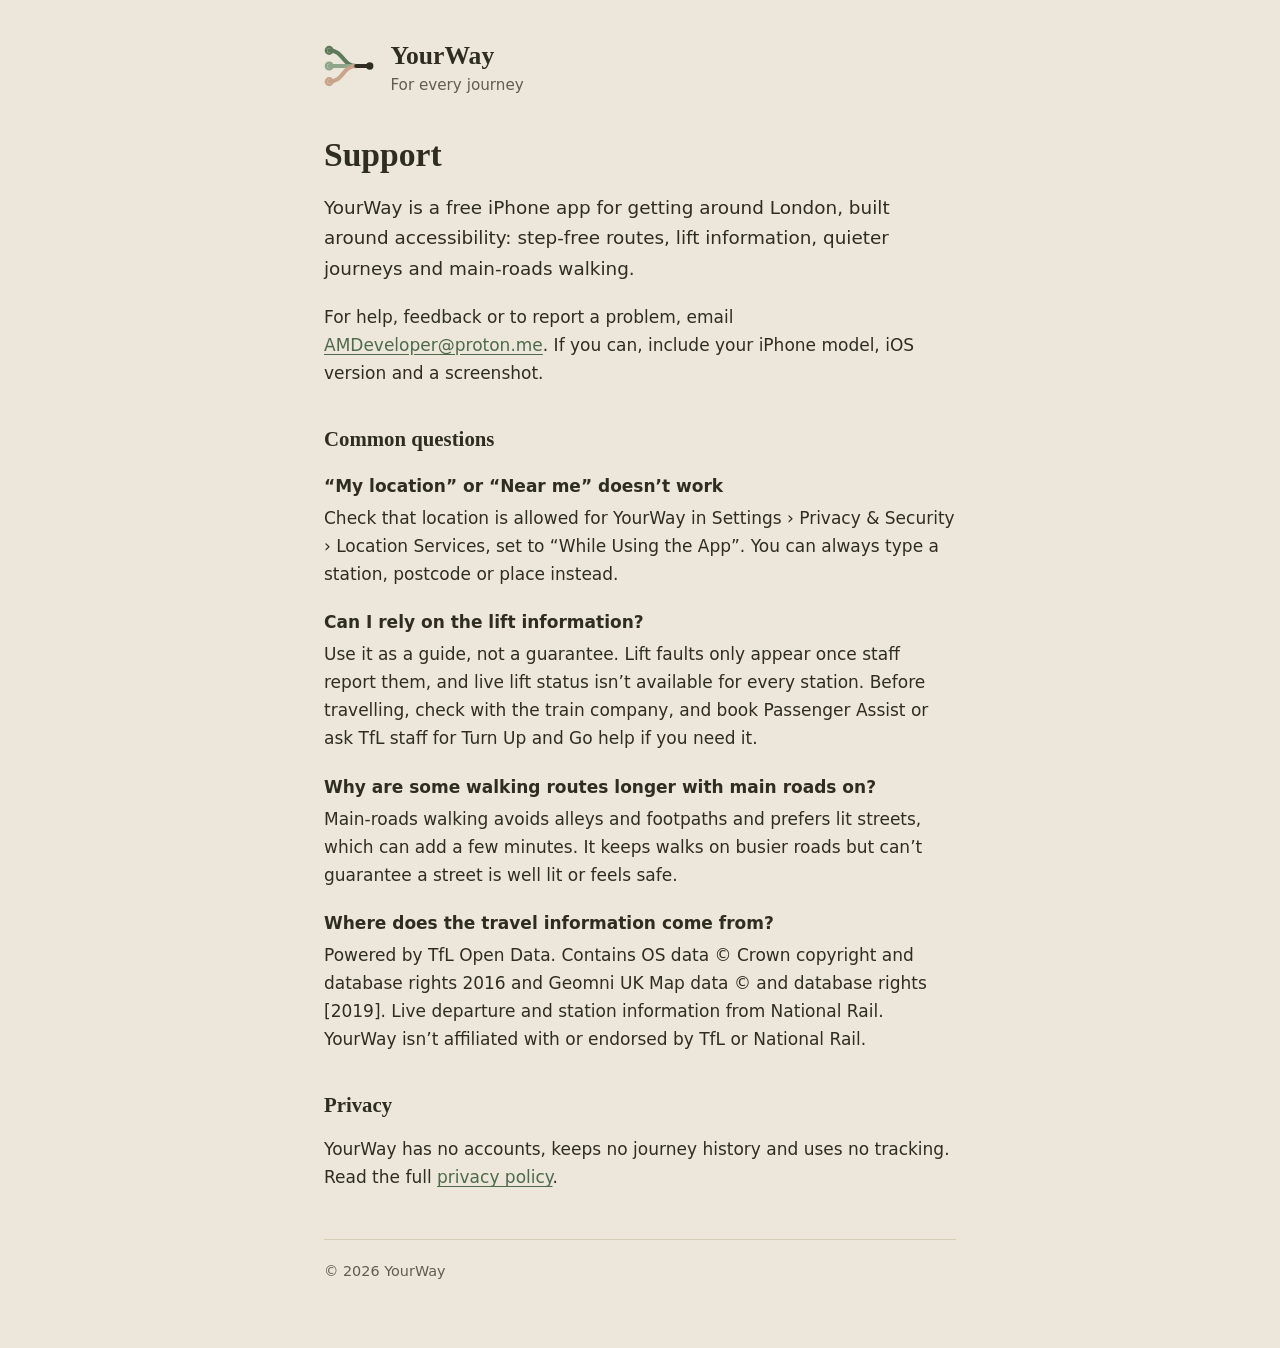
<file: index.html>
<!DOCTYPE html>
<html lang="en-GB">
<head>
<meta charset="utf-8">
<meta name="viewport" content="width=device-width, initial-scale=1">
<link rel="stylesheet" href="style.css">
<title>YourWay – support</title>
</head>
<body>
<main>
<header class="brand"><a href="./"><svg viewBox="0 0 100 100" aria-hidden="true"><g fill="none" stroke-linecap="round" stroke-width="8"><path d="M10 20 C38 20 35 50 62 50" stroke="#5E7A5A"/><path d="M10 50 L62 50" stroke="#8FA68A"/><path d="M10 80 C38 80 35 50 62 50" stroke="#C9A38A"/><path d="M62 50 L84 50" stroke="currentColor"/></g><circle cx="88" cy="50" r="7" fill="currentColor"/><g fill="none" stroke-width="4.5"><circle cx="10" cy="20" r="6.5" stroke="#5E7A5A"/><circle cx="10" cy="50" r="6.5" stroke="#8FA68A"/><circle cx="10" cy="80" r="6.5" stroke="#C9A38A"/></g></svg></a><div><p class="name"><a href="./">YourWay</a></p><p class="tag">For every journey</p></div></header>
<h1>Support</h1>
<p class="lead">YourWay is a free iPhone app for getting around London, built around accessibility: step-free routes, lift information, quieter journeys and main-roads walking.</p>
<p>For help, feedback or to report a problem, email <a href="mailto:AMDeveloper@proton.me">AMDeveloper@proton.me</a>. If you can, include your iPhone model, iOS version and a screenshot.</p>

<h2>Common questions</h2>
<dl>
<dt>“My location” or “Near me” doesn’t work</dt>
<dd>Check that location is allowed for YourWay in Settings › Privacy &amp; Security › Location Services, set to “While Using the App”. You can always type a station, postcode or place instead.</dd>
<dt>Can I rely on the lift information?</dt>
<dd>Use it as a guide, not a guarantee. Lift faults only appear once staff report them, and live lift status isn’t available for every station. Before travelling, check with the train company, and book Passenger Assist or ask TfL staff for Turn Up and Go help if you need it.</dd>
<dt>Why are some walking routes longer with main roads on?</dt>
<dd>Main-roads walking avoids alleys and footpaths and prefers lit streets, which can add a few minutes. It keeps walks on busier roads but can’t guarantee a street is well lit or feels safe.</dd>
<dt>Where does the travel information come from?</dt>
<dd>Powered by TfL Open Data. Contains OS data © Crown copyright and database rights 2016 and Geomni UK Map data © and database rights [2019]. Live departure and station information from National Rail. YourWay isn’t affiliated with or endorsed by TfL or National Rail.</dd>
</dl>

<h2>Privacy</h2>
<p>YourWay has no accounts, keeps no journey history and uses no tracking. Read the full <a href="privacy.html">privacy policy</a>.</p>

<footer>© 2026 YourWay</footer>
</main>
</body>
</html>
</file>
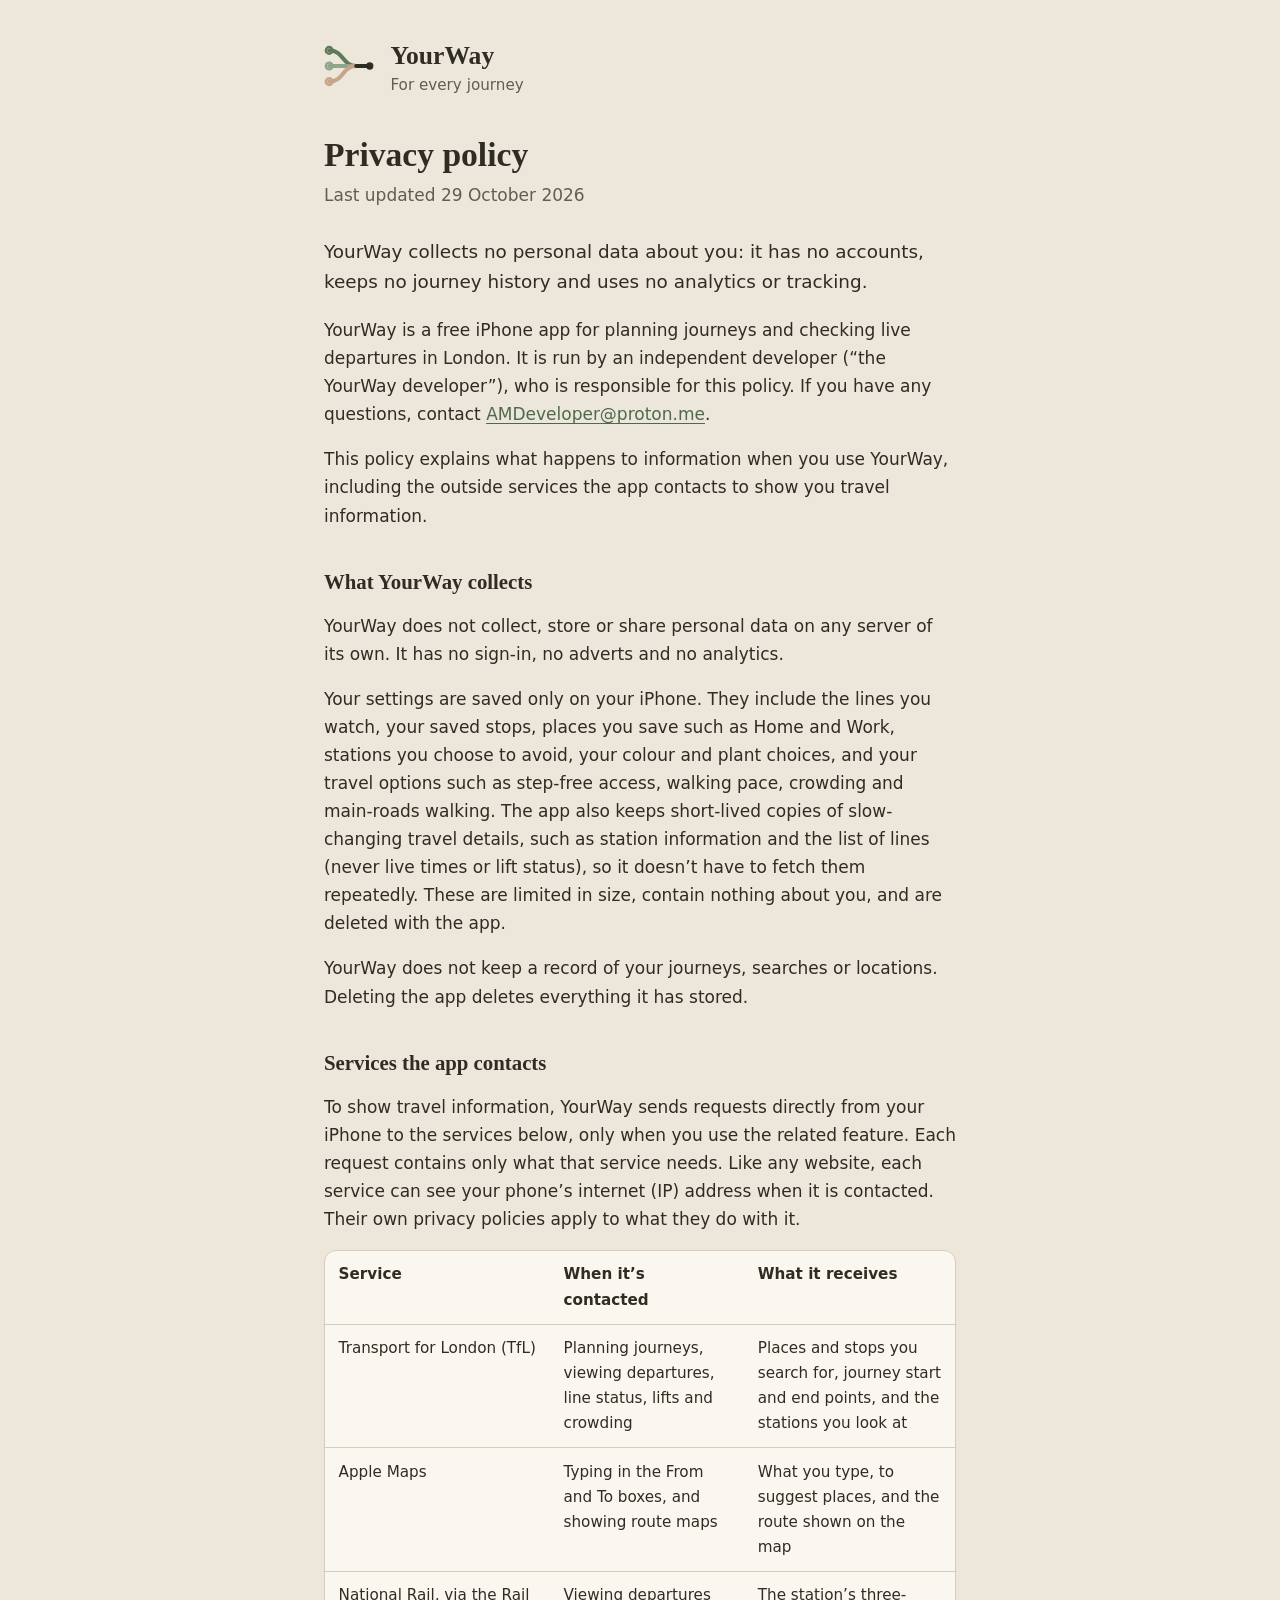
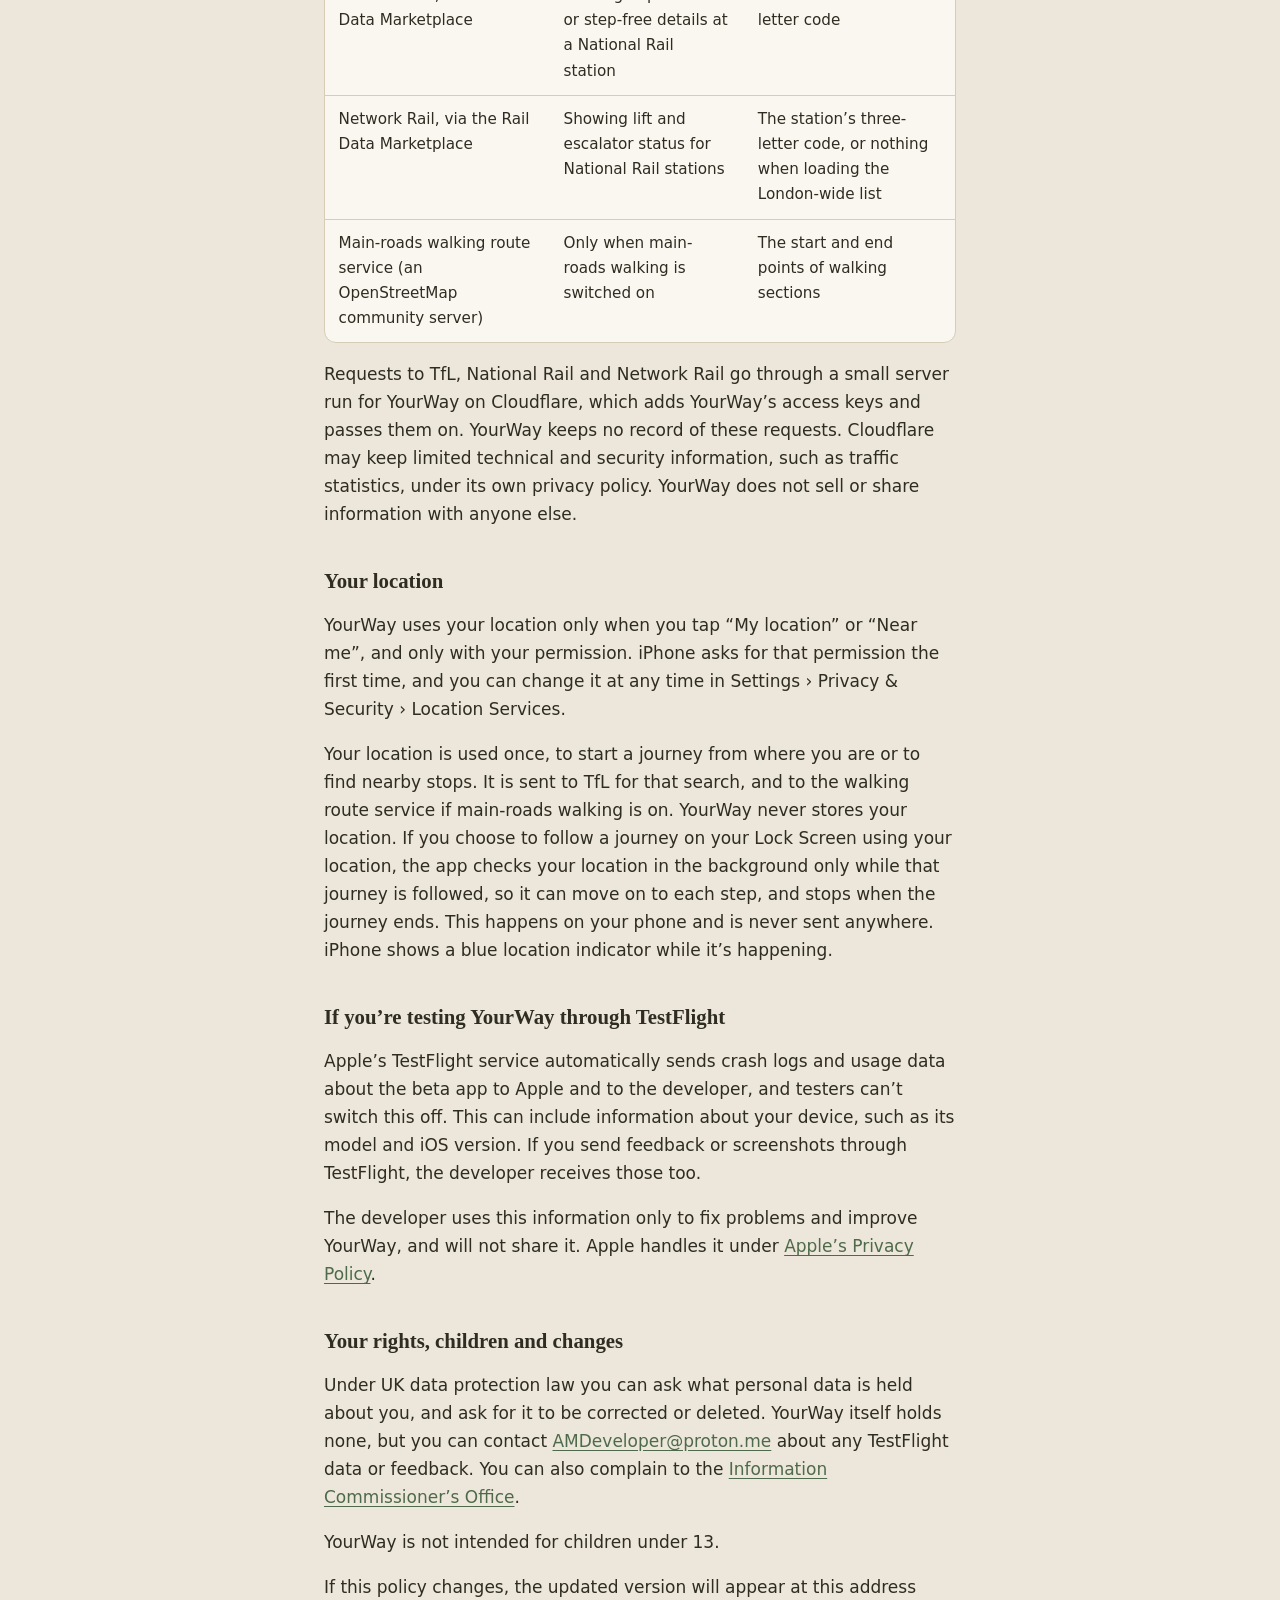
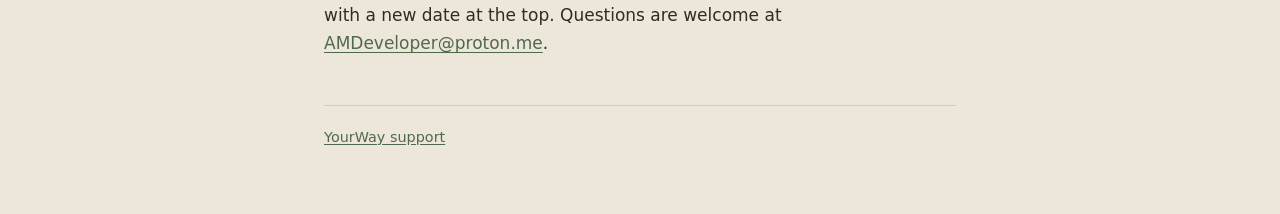
<file: privacy.html>
<!DOCTYPE html>
<html lang="en-GB">
<head>
<meta charset="utf-8">
<meta name="viewport" content="width=device-width, initial-scale=1">
<link rel="stylesheet" href="style.css">
<title>Privacy policy – YourWay</title>
</head>
<body>
<main>
<header class="brand"><a href="./"><svg viewBox="0 0 100 100" aria-hidden="true"><g fill="none" stroke-linecap="round" stroke-width="8"><path d="M10 20 C38 20 35 50 62 50" stroke="#5E7A5A"/><path d="M10 50 L62 50" stroke="#8FA68A"/><path d="M10 80 C38 80 35 50 62 50" stroke="#C9A38A"/><path d="M62 50 L84 50" stroke="currentColor"/></g><circle cx="88" cy="50" r="7" fill="currentColor"/><g fill="none" stroke-width="4.5"><circle cx="10" cy="20" r="6.5" stroke="#5E7A5A"/><circle cx="10" cy="50" r="6.5" stroke="#8FA68A"/><circle cx="10" cy="80" r="6.5" stroke="#C9A38A"/></g></svg></a><div><p class="name"><a href="./">YourWay</a></p><p class="tag">For every journey</p></div></header>
<h1>Privacy policy</h1>
<p class="updated">Last updated 29 October 2026</p>

<p class="lead">YourWay collects no personal data about you: it has no accounts, keeps no journey history and uses no analytics or tracking.</p>
<p>YourWay is a free iPhone app for planning journeys and checking live departures in London. It is run by an independent developer (“the YourWay developer”), who is responsible for this policy. If you have any questions, contact <a href="mailto:AMDeveloper@proton.me">AMDeveloper@proton.me</a>.</p>
<p>This policy explains what happens to information when you use YourWay, including the outside services the app contacts to show you travel information.</p>

<h2>What YourWay collects</h2>
<p>YourWay does not collect, store or share personal data on any server of its own. It has no sign-in, no adverts and no analytics.</p>
<p>Your settings are saved only on your iPhone. They include the lines you watch, your saved stops, places you save such as Home and Work, stations you choose to avoid, your colour and plant choices, and your travel options such as step-free access, walking pace, crowding and main-roads walking. The app also keeps short-lived copies of slow-changing travel details, such as station information and the list of lines (never live times or lift status), so it doesn’t have to fetch them repeatedly. These are limited in size, contain nothing about you, and are deleted with the app.</p>
<p>YourWay does not keep a record of your journeys, searches or locations. Deleting the app deletes everything it has stored.</p>

<h2>Services the app contacts</h2>
<p>To show travel information, YourWay sends requests directly from your iPhone to the services below, only when you use the related feature. Each request contains only what that service needs. Like any website, each service can see your phone’s internet (IP) address when it is contacted. Their own privacy policies apply to what they do with it.</p>
<div class="table-wrap">
<table>
<thead><tr><th scope="col">Service</th><th scope="col">When it’s contacted</th><th scope="col">What it receives</th></tr></thead>
<tbody>
<tr><td>Transport for London (TfL)</td><td>Planning journeys, viewing departures, line status, lifts and crowding</td><td>Places and stops you search for, journey start and end points, and the stations you look at</td></tr>
<tr><td>Apple Maps</td><td>Typing in the From and To boxes, and showing route maps</td><td>What you type, to suggest places, and the route shown on the map</td></tr>
<tr><td>National Rail, via the Rail Data Marketplace</td><td>Viewing departures or step-free details at a National Rail station</td><td>The station’s three-letter code</td></tr>
<tr><td>Network Rail, via the Rail Data Marketplace</td><td>Showing lift and escalator status for National Rail stations</td><td>The station’s three-letter code, or nothing when loading the London-wide list</td></tr>
<tr><td>Main-roads walking route service (an OpenStreetMap community server)</td><td>Only when main-roads walking is switched on</td><td>The start and end points of walking sections</td></tr>
</tbody>
</table>
</div>
<p>Requests to TfL, National Rail and Network Rail go through a small server run for YourWay on Cloudflare, which adds YourWay’s access keys and passes them on. YourWay keeps no record of these requests. Cloudflare may keep limited technical and security information, such as traffic statistics, under its own privacy policy. YourWay does not sell or share information with anyone else.</p>

<h2>Your location</h2>
<p>YourWay uses your location only when you tap “My location” or “Near me”, and only with your permission. iPhone asks for that permission the first time, and you can change it at any time in Settings › Privacy &amp; Security › Location Services.</p>
<p>Your location is used once, to start a journey from where you are or to find nearby stops. It is sent to TfL for that search, and to the walking route service if main-roads walking is on. YourWay never stores your location. If you choose to follow a journey on your Lock Screen using your location, the app checks your location in the background only while that journey is followed, so it can move on to each step, and stops when the journey ends. This happens on your phone and is never sent anywhere. iPhone shows a blue location indicator while it’s happening.</p>

<h2>If you’re testing YourWay through TestFlight</h2>
<p>Apple’s TestFlight service automatically sends crash logs and usage data about the beta app to Apple and to the developer, and testers can’t switch this off. This can include information about your device, such as its model and iOS version. If you send feedback or screenshots through TestFlight, the developer receives those too.</p>
<p>The developer uses this information only to fix problems and improve YourWay, and will not share it. Apple handles it under <a href="https://www.apple.com/legal/privacy/">Apple’s Privacy Policy</a>.</p>

<h2>Your rights, children and changes</h2>
<p>Under UK data protection law you can ask what personal data is held about you, and ask for it to be corrected or deleted. YourWay itself holds none, but you can contact <a href="mailto:AMDeveloper@proton.me">AMDeveloper@proton.me</a> about any TestFlight data or feedback. You can also complain to the <a href="https://ico.org.uk">Information Commissioner’s Office</a>.</p>
<p>YourWay is not intended for children under 13.</p>
<p>If this policy changes, the updated version will appear at this address with a new date at the top. Questions are welcome at <a href="mailto:AMDeveloper@proton.me">AMDeveloper@proton.me</a>.</p>

<footer><a href="./">YourWay support</a></footer>
</main>
</body>
</html>
</file>
<file: style.css>
:root{
  --paper:#ECE7DA; --card:#FAF7F0; --ink:#2F2C22; --muted:#625D4E; --rule:#D6CDB9;
  --moss:#4F6A4B; --sage:#8FA68A; --clay:#B58E74;
  color-scheme: light;
}
@media (prefers-color-scheme: dark){
  :root{ --paper:#232A22; --card:#2E362C; --ink:#EDE6D6; --muted:#BDB6A3; --rule:#46503F;
         --moss:#A9C2A0; --sage:#7E9678; --clay:#C9A38A; color-scheme: dark; }
}
*{box-sizing:border-box}
html{-webkit-text-size-adjust:100%}
body{margin:0;background:var(--paper);color:var(--ink);
  font:1.0625rem/1.65 -apple-system, BlinkMacSystemFont, "Segoe UI", system-ui, sans-serif}
main{max-width:42rem;margin:0 auto;padding:2.5rem 1.25rem 4rem}
header.brand{display:flex;align-items:center;gap:.9rem;margin-bottom:2.25rem}
header.brand svg{width:3.25rem;height:3.25rem;flex:none}
header.brand a{color:inherit;text-decoration:none}
.name{font:600 1.6rem/1.1 ui-serif, "New York", Georgia, serif;margin:0}
.tag{margin:.15rem 0 0;color:var(--muted);font-size:.95rem}
h1{font:600 2.1rem/1.15 ui-serif, "New York", Georgia, serif;margin:0 0 .4rem}
h2{font:600 1.3rem/1.3 ui-serif, "New York", Georgia, serif;margin:2.4rem 0 .6rem}
.updated{color:var(--muted);margin:0 0 1.75rem}
.lead{font-size:1.15rem}
a{color:var(--moss);text-underline-offset:.15em}
a:focus-visible{outline:3px solid var(--clay);outline-offset:2px;border-radius:2px}
.table-wrap{overflow-x:auto;margin:1rem 0;border:1px solid var(--rule);border-radius:12px;background:var(--card)}
table{border-collapse:collapse;width:100%;min-width:34rem;font-size:.95rem}
th,td{text-align:left;vertical-align:top;padding:.7rem .85rem;border-bottom:1px solid var(--rule)}
tr:last-child td{border-bottom:0}
th{font-weight:600}
dl{margin:0}
dt{font-weight:600;margin-top:1.25rem}
dd{margin:.25rem 0 0}
footer{margin-top:3rem;padding-top:1.25rem;border-top:1px solid var(--rule);color:var(--muted);font-size:.9rem}
</file>
